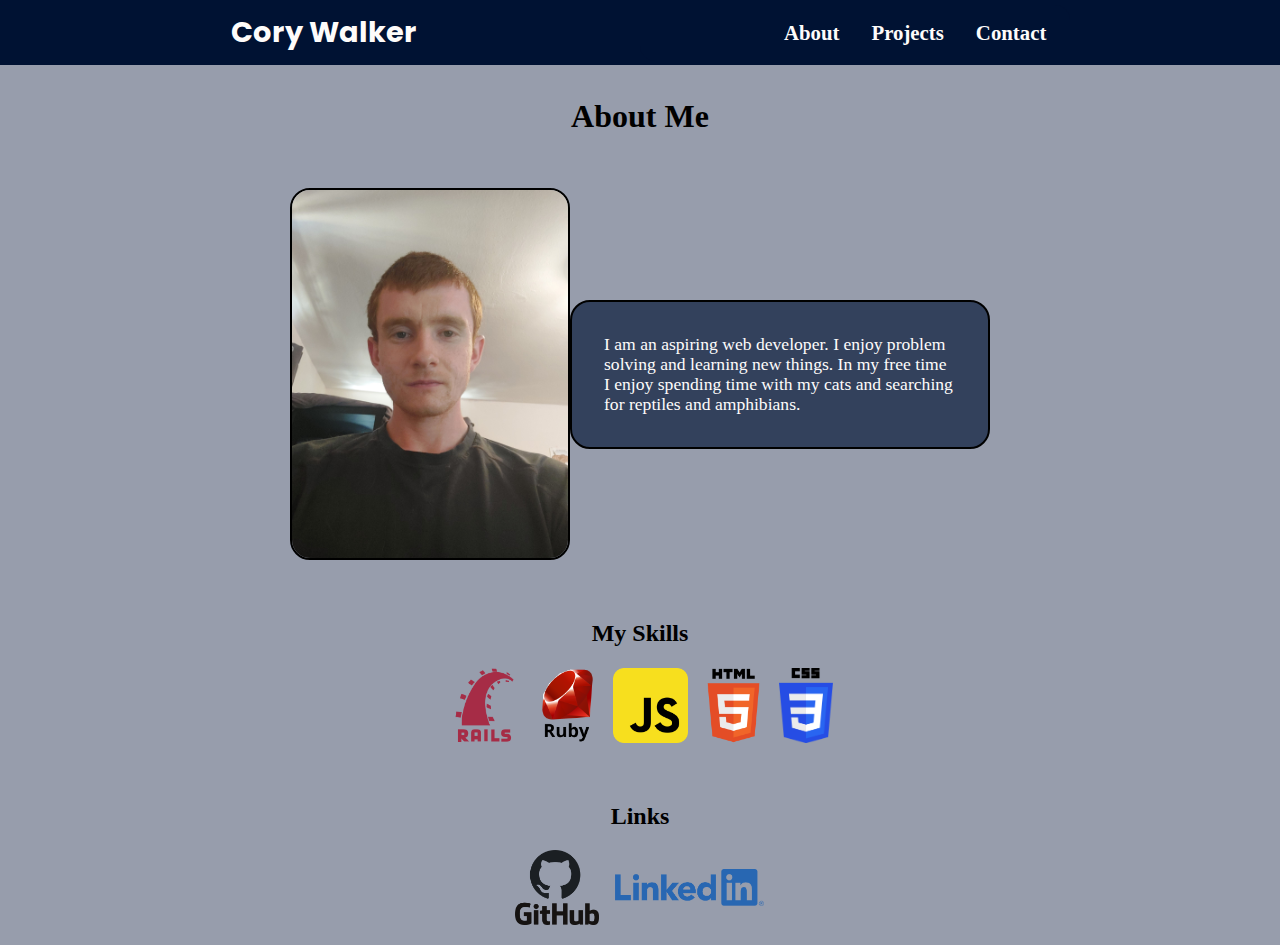
<file: index.html>
<!DOCTYPE html>
<html lang="en">
<head>
  <meta charset="UTF-8">
  <meta http-equiv="X-UA-Compatible" content="IE=edge">
  <meta name="viewport" content="width=device-width, initial-scale=1.0">
  <link rel="stylesheet" href="/styles/normalize.css">
  <link rel="stylesheet" href="/styles/styles.css">
  <script src="scripts/script.js" defer></script>
  <title>Cory Walker</title>
</head>
<body>
  <header>
    <div class="name">
      Cory Walker
    </div>
    <div class="container">
      <div class="hamburger">
        <div class="top"></div>
        <div class="middle"></div>
        <div class="bottom"></div>
      </div>
      <nav>
        <ul>
          <li class="navlink"><a href="/index.html">About</a></li>
          <li class="navlink"><a href="/projects.html">Projects</a></li>
          <li class="navlink"><a href="/contact.html">Contact</a></li>
        </ul>
      </nav>
    </div>
  </header>
  <main class="about-page">
    <h1>About Me</h1>
    <div class="container">
      <img src="images/me.jpg" alt="Picture of me">
      <div class="description">I am an aspiring web developer. I enjoy problem solving and learning new things. In my free time I enjoy spending time with my cats and searching for reptiles and amphibians.</div>
    </div>
    <div class="skills">
      <h2>My Skills</h2>
      <div class="logos">
        <img src="images/rails.png" alt="Ruby on Rails">
        <img src="images/ruby.png" alt="Ruby">
        <img src="images/javascript.png" alt="Javascript">
        <img src="images/html.png" alt="HTML">
        <img src="images/css.png" alt="CSS">
      </div>
    </div>
    <div class="links-container">
      <h2>Links</h2>
      <div class="links">
        <a href="https://github.com/cwalker3"><img src="images/Github_logo_PNG1.png" alt="My Github"></a>
        <a href="https://www.linkedin.com/in/cory-walker-dev/"><img src="images/LI-Logo.png" alt=""></a>
      </div>
    </div>
  </main>
  
</body>
</html>
</file>
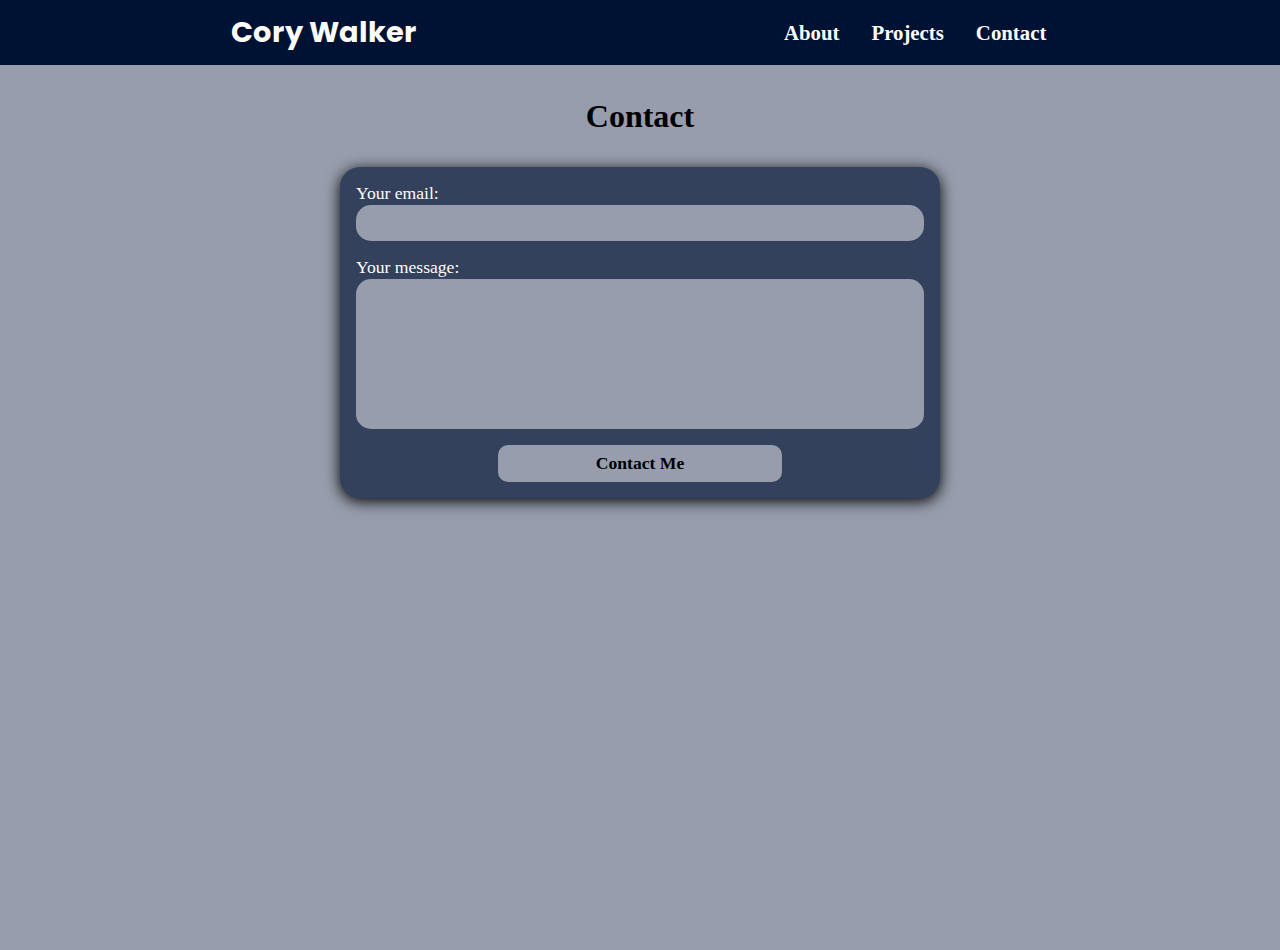
<file: contact.html>
<!DOCTYPE html>
<html lang="en">
<head>
  <meta charset="UTF-8">
  <meta http-equiv="X-UA-Compatible" content="IE=edge">
  <meta name="viewport" content="width=device-width, initial-scale=1.0">
  <link rel="stylesheet" href="/styles/normalize.css">
  <link rel="stylesheet" href="/styles/styles.css">
  <script src="scripts/script.js" defer></script>
  <title>Cory Walker Contact Page</title>
</head>
<body>
  <header>
    <div class="name">
      Cory Walker
    </div>
    <div class="container">
      <div class="hamburger">
        <div class="top"></div>
        <div class="middle"></div>
        <div class="bottom"></div>
      </div>
      <nav>
        <ul>
          <li class="navlink"><a href="/index.html">About</a></li>
          <li class="navlink"><a href="/projects.html">Projects</a></li>
          <li class="navlink"><a href="/contact.html">Contact</a></li>
        </ul>
      </nav>
    </div>
  </header>

  <main class="contact-page">
    <h1>Contact</h1>
    <div class="contact-links">

    </div>
    <form action="https://formspree.io/f/myyaabge" method="POST">
      <div class="field">
        <label for="email">Your email:</label>
        <input type="email" name="email" id="email">
      </div>
      <div class="field">
        <label for="message">Your message:</label>
        <textarea name="message" id="message"></textarea>
      </div>
      <input type="submit" value="Contact Me">
    </form>
  </main>
  
</body>
</html>
</file>
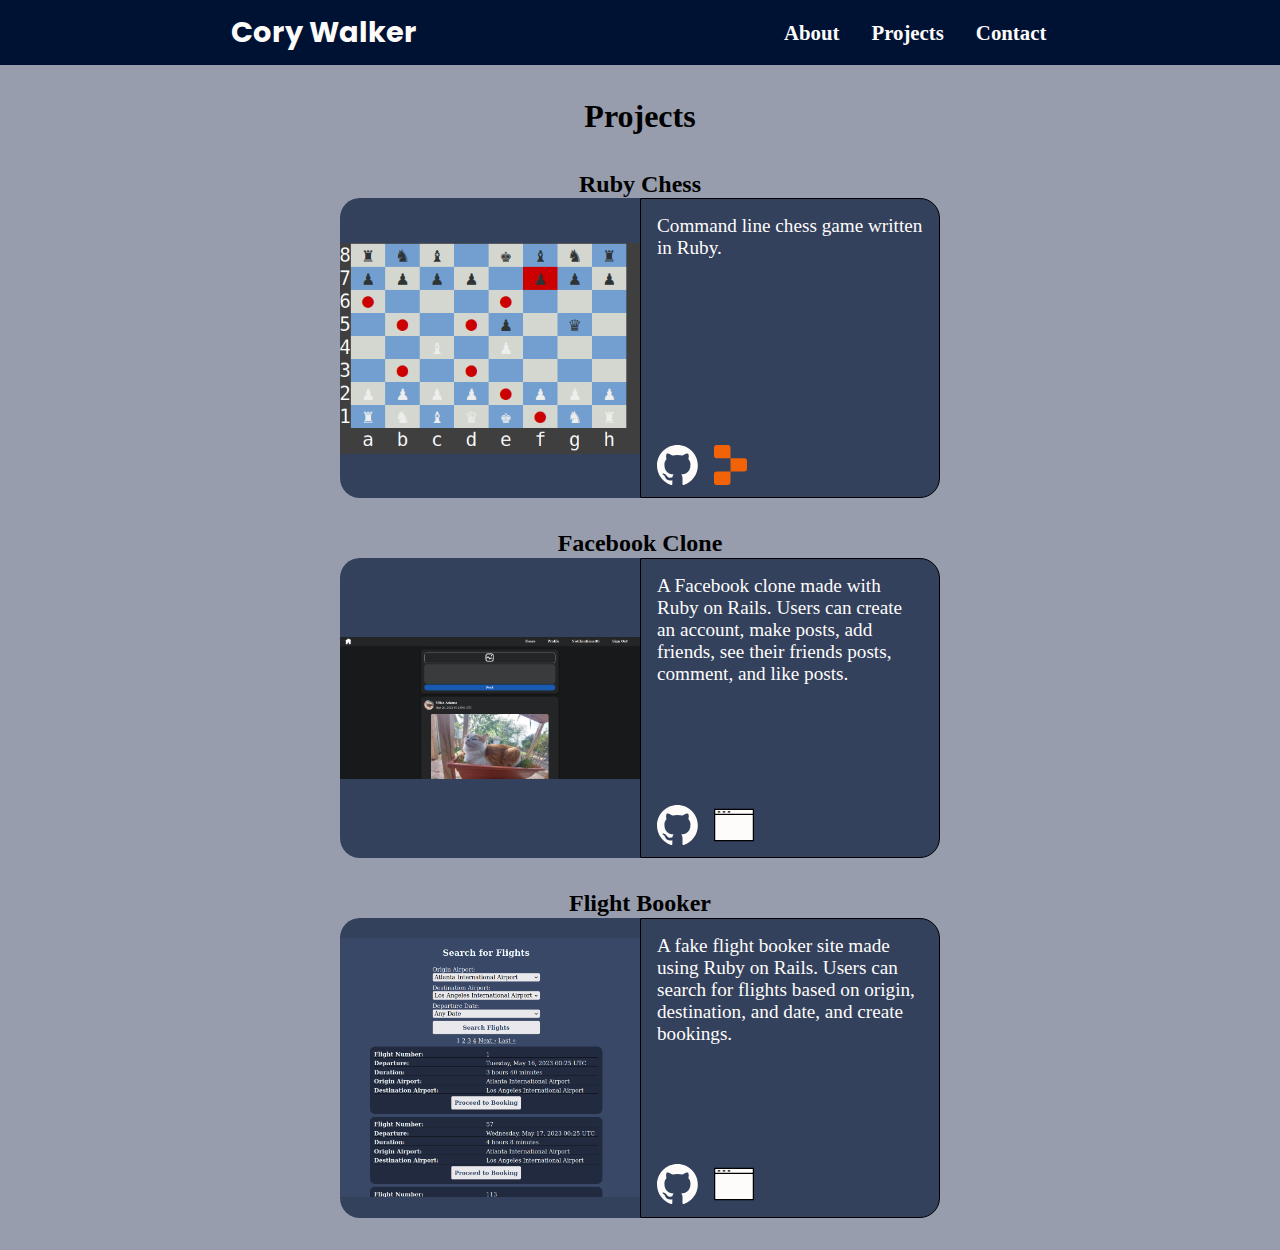
<file: projects.html>
<!DOCTYPE html>
<html lang="en">
<head>
  <meta charset="UTF-8">
  <meta http-equiv="X-UA-Compatible" content="IE=edge">
  <meta name="viewport" content="width=device-width, initial-scale=1.0">
  <link rel="stylesheet" href="/styles/normalize.css">
  <link rel="stylesheet" href="/styles/styles.css">
  <script src="scripts/script.js" defer></script>
  <title>Cory Walker Projects Page</title>
</head>
<body>
  <header>
    <div class="name">
      Cory Walker
    </div>
    <div class="container">
      <div class="hamburger">
        <div class="top"></div>
        <div class="middle"></div>
        <div class="bottom"></div>
      </div>
      <nav>
        <ul>
          <li class="navlink"><a href="/index.html">About</a></li>
          <li class="navlink"><a href="/projects.html">Projects</a></li>
          <li class="navlink"><a href="/contact.html">Contact</a></li>
        </ul>
      </nav>
    </div>
  </header>
  
  <main class="projects-page">
    <h1>Projects</h1>
    <div class="projects">
      <div class="project-container">
        <h2>Ruby Chess</h2>
        <div class="project">
          <div class="project-img">
            <img src="/images/chess.png" alt="">
          </div>
          <div class="project-info">
            <div class="project-description">
              Command line chess game written in Ruby.
            </div>
            <div class="project-links">
              <a href="https://github.com/cwalker3/Chess"><img src="images/github-mark.svg" alt="Github Link"></a>
              <a href="https://replit.com/@cwalker3/Chess"><img src="images/replit-icon-seeklogo.com.svg" alt="Project Website"></a>
            </div>
      </div>
        </div>
      </div>
      <div class="project-container">
        <h2>Facebook Clone</h2>
        <div class="project">
          <div class="project-img">
            <img src="/images/facebook.png" alt="">
          </div>
          <div class="project-info">
            <div class="project-description">
              A Facebook clone made with Ruby on Rails. Users can create an account, make posts, add friends, see their friends posts, comment, and like posts.
            </div>
            <div class="project-links">
              <a href="https://github.com/cwalker3/odin-facebook"><img src="images/github-mark.svg" alt="Github Link"></a>
              <a href="https://proud-leaf-381.fly.dev/"><img src="images/webpage-svgrepo-com.svg" alt="Project Website"></a>
            </div>
          </div>
        </div>
      </div>
      <div class="project-container">
        <h2>Flight Booker</h2>
        <div class="project">
          <div class="project-img">
            <img src="/images/flight-booker.png" alt="">
          </div>
          <div class="project-info">
            <div class="project-description">
              A fake flight booker site made using Ruby on Rails. Users can search for flights based on origin, destination, and date, and create bookings.
            </div>
            <div class="project-links">
              <a href="https://github.com/cwalker3/odin-flight-booker"><img src="images/github-mark.svg" alt="Github Link"></a>
              <a href="https://cold-dawn-2151.fly.dev/"><img src="images/webpage-svgrepo-com.svg" alt="Project Website"></a>
            </div>
          </div>
        </div>
      </div>
    </div>
  </main>
</body>
</html>
</file>
<file: styles/styles.css>
@import url("https://fonts.googleapis.com/css2?family=Poppins:wght@700&display=swap");
:root {
  --header-color: #001233;
  --bg-color-primary: #979dac;
  --bg-color-secondary: #33415c;
  --font-color-primary: #fefcfb;
  --font-color-secondary: #001233;
}

* {
  box-sizing: border-box;
}

body {
  margin-top: 50px;
  background-color: var(--bg-color-primary);
}

header {
  display: grid;
  grid-template-columns: 1fr 1fr;
  align-items: center;
  justify-content: space-between;
  background-color: var(--header-color);
  position: fixed;
  top: 0;
  z-index: 999;
  width: 100%;
}
header .name {
  margin-left: 8px;
  margin-top: 12px;
  margin-bottom: 12px;
  text-align: center;
  font-weight: bold;
  font-size: 1.5rem;
  font-family: "Poppins";
  white-space: nowrap;
  color: var(--font-color-primary);
}
header .container {
  display: flex;
  justify-content: right;
  position: relative;
  z-index: 999;
}
header .hamburger {
  margin-right: 16px;
  display: flex;
  flex-direction: column;
  gap: 8px;
  z-index: 999;
}
header .hamburger div {
  border-bottom: 4px solid #fefcfb;
  width: 32px;
}
header nav {
  display: flex;
  position: fixed;
  z-index: 998;
  padding-right: 8px;
  top: 42px;
  background-color: var(--header-color);
  border-radius: 0 15px;
  transform: scaleY(0);
  transition: transform 0.7s;
  transform-origin: top;
}
header nav ul {
  display: flex;
  flex-direction: column;
  align-items: center;
  justify-content: center;
  gap: 16px;
  padding: 16px;
  margin: 0;
}
header nav ul .navlink {
  list-style: none;
  font-weight: bold;
  opacity: 0;
  transition: opacity 0.3s;
  transition-delay: 0.5;
}
header nav ul .navlink a {
  text-decoration: none;
  color: var(--font-color-primary);
}
header nav ul .navlink a:hover {
  color: var(--bg-color-secondary);
  transform: scale(1.1);
}

.about-page {
  background-color: var(--bg-color-primary);
  display: flex;
  flex-direction: column;
  align-items: center;
  gap: 32px;
  padding-bottom: 16px;
}
.about-page h1 {
  margin-top: 48px;
}
.about-page .container {
  width: min(80%, 700px);
  display: flex;
  flex-direction: column;
  align-items: center;
}
.about-page .container img {
  width: 40%;
  border-radius: 20px;
  border: 2px solid black;
}
.about-page .container .description {
  background-color: var(--bg-color-secondary);
  color: var(--font-color-primary);
  padding: 32px;
  font-size: 1.1rem;
  border-radius: 20px;
  border: 2px solid black;
  height: 100%;
}
.about-page .skills {
  display: flex;
  flex-direction: column;
  align-items: center;
  margin: 8px;
}
.about-page .logos {
  display: flex;
  gap: 8px;
  align-items: center;
  flex-wrap: wrap;
}
.about-page .logos img {
  max-height: 75px;
  max-width: 75px;
}
.about-page .links-container {
  display: flex;
  flex-direction: column;
  align-items: center;
}
.about-page .links-container .links {
  display: flex;
  align-items: center;
  gap: 16px;
}
.about-page .links-container .links img {
  max-height: 75px;
  max-width: 150px;
}

.projects-page {
  display: flex;
  flex-direction: column;
  align-items: center;
  justify-content: center;
  padding-bottom: 32px;
  background-color: var(--bg-color-primary);
}
.projects-page h1 {
  margin-top: 48px;
  margin-bottom: 36px;
  color: black;
}
.projects-page .projects {
  display: flex;
  flex-direction: column;
  gap: 32px;
}
.projects-page .projects .project-container {
  display: flex;
  flex-direction: column;
  align-items: center;
  justify-content: center;
}
.projects-page .projects .project-container h2 {
  margin: 0;
}
.projects-page .projects .project-container .project {
  display: grid;
  grid-template-rows: 1fr 1fr;
  grid-template-columns: 1fr;
  width: 300px;
}
.projects-page .projects .project-container .project .project-img {
  border-radius: 20px 20px 0 0;
  width: 300px;
  height: 300px;
  background-color: var(--bg-color-secondary);
  display: flex;
  align-items: center;
  justify-content: center;
}
.projects-page .projects .project-container .project .project-img img {
  max-width: 100%;
}
.projects-page .projects .project-container .project .project-info {
  border: 1px solid black;
  display: flex;
  flex-direction: column;
  justify-content: space-between;
  background-color: var(--bg-color-secondary);
  border-radius: 0px 0px 20px 20px;
}
.projects-page .projects .project-container .project .project-info .project-description {
  margin: 16px;
  font-size: 1.2rem;
  color: var(--font-color-primary);
}
.projects-page .projects .project-container .project .project-info .project-links {
  display: flex;
  justify-content: left;
  gap: 16px;
  margin-left: 16px;
  margin-bottom: 8px;
}
.projects-page .projects .project-container .project .project-info .project-links img {
  max-height: 40px;
}

.contact-page {
  display: flex;
  flex-direction: column;
  align-items: center;
  background-color: var(--bg-color-primary);
  height: 100vh;
}
.contact-page h1 {
  margin-top: 48px;
  margin-bottom: 32px;
}
.contact-page form {
  display: flex;
  flex-direction: column;
  justify-content: center;
  align-items: center;
  gap: 16px;
  background-color: var(--bg-color-secondary);
  padding: 16px;
  border-radius: 20px;
  box-shadow: 0px 3px 15px rgb(0, 0, 0);
  color: var(--font-color-primary);
  font-size: 1.1rem;
  width: clamp(280px, 80%, 600px);
}
.contact-page form .field {
  display: flex;
  gap: 2px;
  flex-direction: column;
  width: 100%;
}
.contact-page form .field input[type=email],
.contact-page form .field textarea {
  background-color: var(--bg-color-primary);
  border: none;
  border-radius: 15px;
  padding: 8px;
}
.contact-page form .field input[type=email]:focus,
.contact-page form .field textarea:focus {
  outline: 2px solid var(--font-color-primary);
}
.contact-page form .field textarea {
  resize: none;
  height: 150px;
}
.contact-page form input[type=submit] {
  background-color: var(--bg-color-primary);
  border-radius: 10px;
  border: none;
  padding: 8px;
  width: 50%;
  font-weight: bold;
}
.contact-page form input[type=submit]:hover {
  background-color: var(--header-color);
  color: var(--font-color-primary);
}

@media (min-width: 720px) {
  header {
    justify-content: space-around;
  }
  header .name {
    margin-top: 16px;
    margin-bottom: 16px;
    text-align: center;
    font-size: 1.8rem;
  }
  header .hamburger {
    display: none;
  }
  header .container {
    display: flex;
    justify-content: left;
  }
  header nav {
    position: relative;
    top: 0;
    justify-content: center;
    align-items: center;
    transform: scaleY(1);
  }
  header nav ul {
    display: flex;
    flex-direction: row;
    gap: 32px;
    margin-left: 128px;
  }
  header nav ul .navlink {
    font-size: 1.3rem;
    opacity: 100%;
  }
  .about-page .container {
    flex-direction: row;
  }
  .about-page .container .description {
    height: 100%;
  }
  .about-page .container .description {
    width: 60%;
  }
  .projects-page .projects .project-container .project {
    grid-template-columns: 1fr 2fr;
    grid-template-rows: 1fr;
    width: 600px;
  }
  .projects-page .projects .project-container .project .project-img {
    border-radius: 20px 0 0 20px;
  }
  .projects-page .projects .project-container .project .project-info {
    border-radius: 0 20px 20px 0;
  }
}/*# sourceMappingURL=styles.css.map */
</file>
